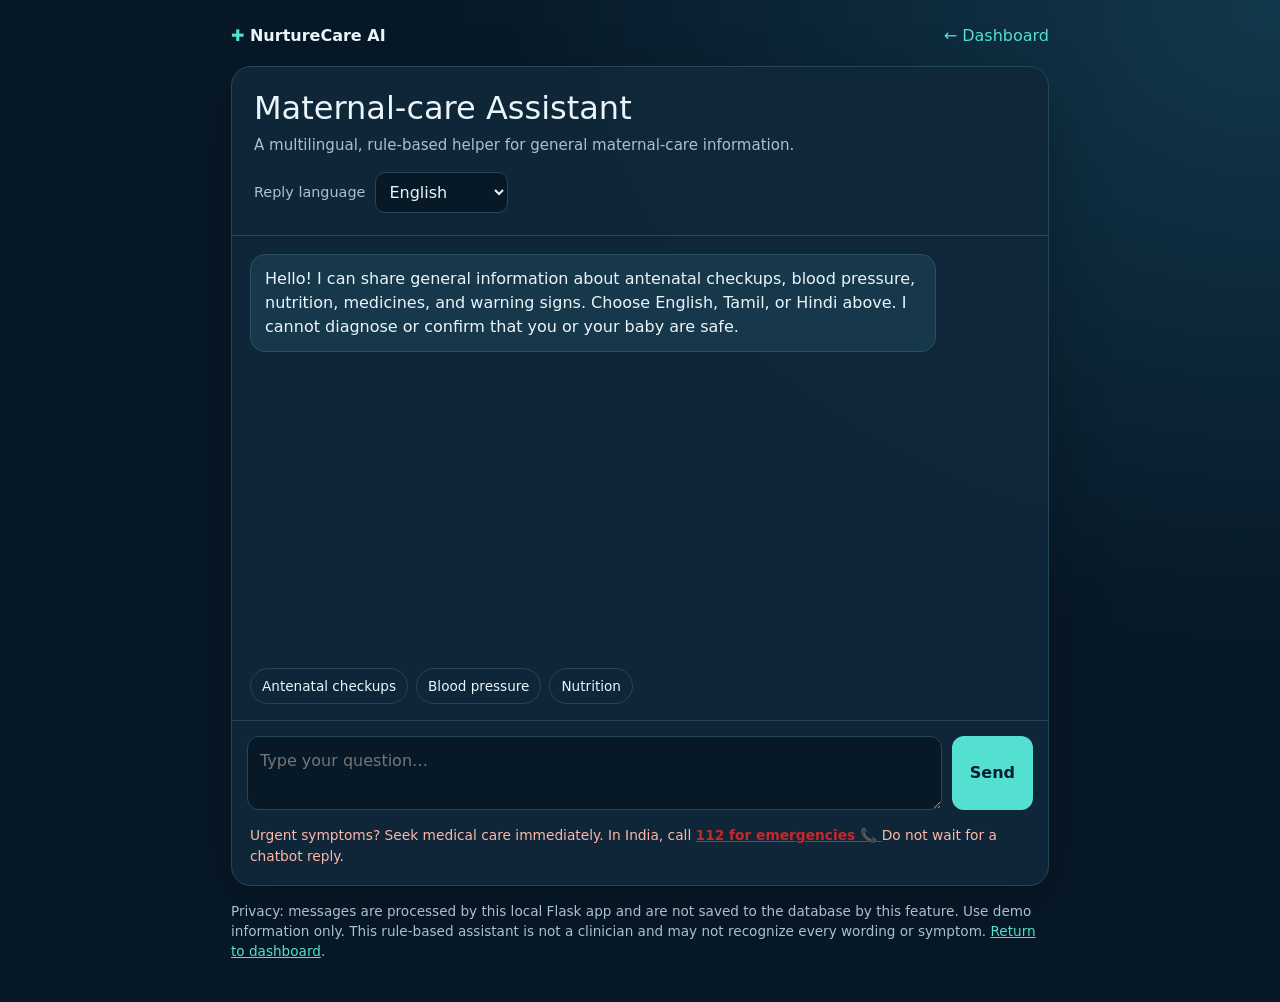
<file: templates/chat.html>
<!doctype html>
<html lang="en">
<head>
<meta charset="utf-8"><meta name="viewport" content="width=device-width, initial-scale=1">
<meta name="theme-color" content="#071827"><title>NurtureCare AI | Maternal-care Assistant</title>
<link href="https://cdn.jsdelivr.net/npm/bootstrap@5.3.3/dist/css/bootstrap.min.css" rel="stylesheet">
<style>
:root{--bg:#071827;--panel:#10283a;--line:#24465a;--cyan:#53e0d0;--text:#eaf5fa;--muted:#a9c1ce;--warn:#ffb7a8}*{box-sizing:border-box}body{margin:0;background:radial-gradient(ellipse at top right,#12384b 0,transparent 45%),var(--bg);color:var(--text);font-family:system-ui,-apple-system,Segoe UI,sans-serif;min-height:100vh}.wrap{max-width:850px;margin:0 auto;padding:24px 16px}.top{display:flex;justify-content:space-between;align-items:center;gap:12px;margin-bottom:18px}.brand{font-weight:750;color:var(--text);text-decoration:none}.brand span{color:var(--cyan)}.back{color:var(--cyan);text-decoration:none}.cardx{border:1px solid var(--line);background:rgba(16,40,58,.95);border-radius:20px;overflow:hidden;box-shadow:0 18px 60px #0003}.head{padding:22px;border-bottom:1px solid var(--line)}h1{font-size:clamp(1.4rem,4vw,2rem);margin:0 0 7px}.muted{color:var(--muted);font-size:.94rem}.controls{display:flex;gap:10px;align-items:center;margin-top:15px;flex-wrap:wrap}.controls label{color:var(--muted);font-size:.9rem}.controls select{background:#071827;color:var(--text);border:1px solid var(--line);padding:9px;border-radius:10px}.messages{height:min(48vh,440px);min-height:280px;overflow:auto;padding:18px;display:flex;flex-direction:column;gap:12px}.msg{max-width:88%;white-space:pre-wrap;line-height:1.5;border-radius:15px;padding:12px 14px}.bot{align-self:flex-start;background:#17384b;border:1px solid #2b5064}.user{align-self:flex-end;background:#0d625f;color:#fff}.urgent{border-color:#ff826f;background:#492a30}.composer{padding:15px;border-top:1px solid var(--line);display:flex;gap:10px}.composer textarea{resize:vertical;min-height:48px;max-height:130px;flex:1;background:#071827;color:var(--text);border:1px solid var(--line);border-radius:12px;padding:12px}.send{background:var(--cyan);color:#06202b;border:0;border-radius:12px;padding:0 18px;font-weight:750}.send:disabled{opacity:.55}.safety{padding:0 18px 18px;color:var(--warn);font-size:.86rem}.quick{display:flex;gap:8px;flex-wrap:wrap;padding:0 18px 16px}.quick button{background:transparent;border:1px solid var(--line);color:var(--text);border-radius:999px;padding:7px 11px;font-size:.85rem}.foot{margin-top:15px;color:var(--muted);font-size:.85rem}.foot a{color:var(--cyan)}@media(max-width:540px){.composer{padding:10px}.send{padding:0 12px}.msg{max-width:96%}}
</style></head>
<body><main class="wrap"><div class="top"><a class="brand" href="/"><span>✚</span> NurtureCare AI</a><a class="back" href="/">← Dashboard</a></div>
<section class="cardx"><header class="head"><h1>Maternal-care Assistant</h1><div class="muted">A multilingual, rule-based helper for general maternal-care information.</div><div class="controls"><label for="language">Reply language</label><select id="language"><option value="en">English</option><option value="ta">தமிழ் (Tamil)</option><option value="hi">हिन्दी (Hindi)</option></select></div></header>
<div class="messages" id="messages" aria-live="polite"><div class="msg bot">Hello! I can share general information about antenatal checkups, blood pressure, nutrition, medicines, and warning signs. Choose English, Tamil, or Hindi above. I cannot diagnose or confirm that you or your baby are safe.</div></div>
<div class="quick" id="quick"><button type="button" data-q-en="What should I know about antenatal checkups?" data-q-ta="கர்ப்பகால பரிசோதனை பற்றி சொல்லுங்கள்" data-q-hi="गर्भावस्था की जाँच के बारे में बताइए">Antenatal checkups</button><button type="button" data-q-en="Tell me about blood pressure" data-q-ta="இரத்த அழுத்தம் பற்றி சொல்லுங்கள்" data-q-hi="रक्तचाप के बारे में बताइए">Blood pressure</button><button type="button" data-q-en="What foods are good during pregnancy?" data-q-ta="கர்ப்ப காலத்தில் என்ன உணவு சாப்பிடலாம்?" data-q-hi="गर्भावस्था में क्या खाना चाहिए?">Nutrition</button></div>
<form class="composer" id="chatForm"><textarea id="message" maxlength="1000" placeholder="Type your question…" aria-label="Your question" required></textarea><button class="send" id="send" type="submit">Send</button></form>
<div class="safety">
    Urgent symptoms? Seek medical care immediately.
    In India, call
    <a href="tel:112" style="font-weight: bold; color: #c62828;">
        112 for emergencies 📞
    </a>
    Do not wait for a chatbot reply.
</div>
</section><p class="foot">Privacy: messages are processed by this local Flask app and are not saved to the database by this feature. Use demo information only. This rule-based assistant is not a clinician and may not recognize every wording or symptom. <a href="/">Return to dashboard</a>.</p></main>
<script>
const form=document.getElementById('chatForm'), input=document.getElementById('message'), language=document.getElementById('language'), messages=document.getElementById('messages'), send=document.getElementById('send');
function addMessage(text,who,urgent=false){const el=document.createElement('div');el.className='msg '+who+(urgent?' urgent':'');el.textContent=text;messages.appendChild(el);messages.scrollTop=messages.scrollHeight;}
async function ask(text){const value=text.trim();if(!value)return;addMessage(value,'user');input.value='';send.disabled=true;try{const response=await fetch('/api/chat',{method:'POST',headers:{'Content-Type':'application/json'},body:JSON.stringify({message:value,language:language.value})});const data=await response.json();if(!response.ok||!data.ok)throw new Error(data.error||'Unable to respond.');addMessage(data.reply,'bot',data.urgent===true);}catch(err){addMessage('Sorry, the assistant could not respond. Please try again. If this is urgent, seek medical care now.', 'bot',true);}finally{send.disabled=false;input.focus();}}
form.addEventListener('submit',e=>{e.preventDefault();ask(input.value);});document.getElementById('quick').addEventListener('click',e=>{const b=e.target.closest('button');if(b)ask(b.getAttribute('data-q-'+language.value));});
const placeholders={en:'Type your question…',ta:'உங்கள் கேள்வியை எழுதுங்கள்…',hi:'अपना सवाल लिखें…'};language.addEventListener('change',()=>{input.placeholder=placeholders[language.value];});
</script></body></html>
</file>
